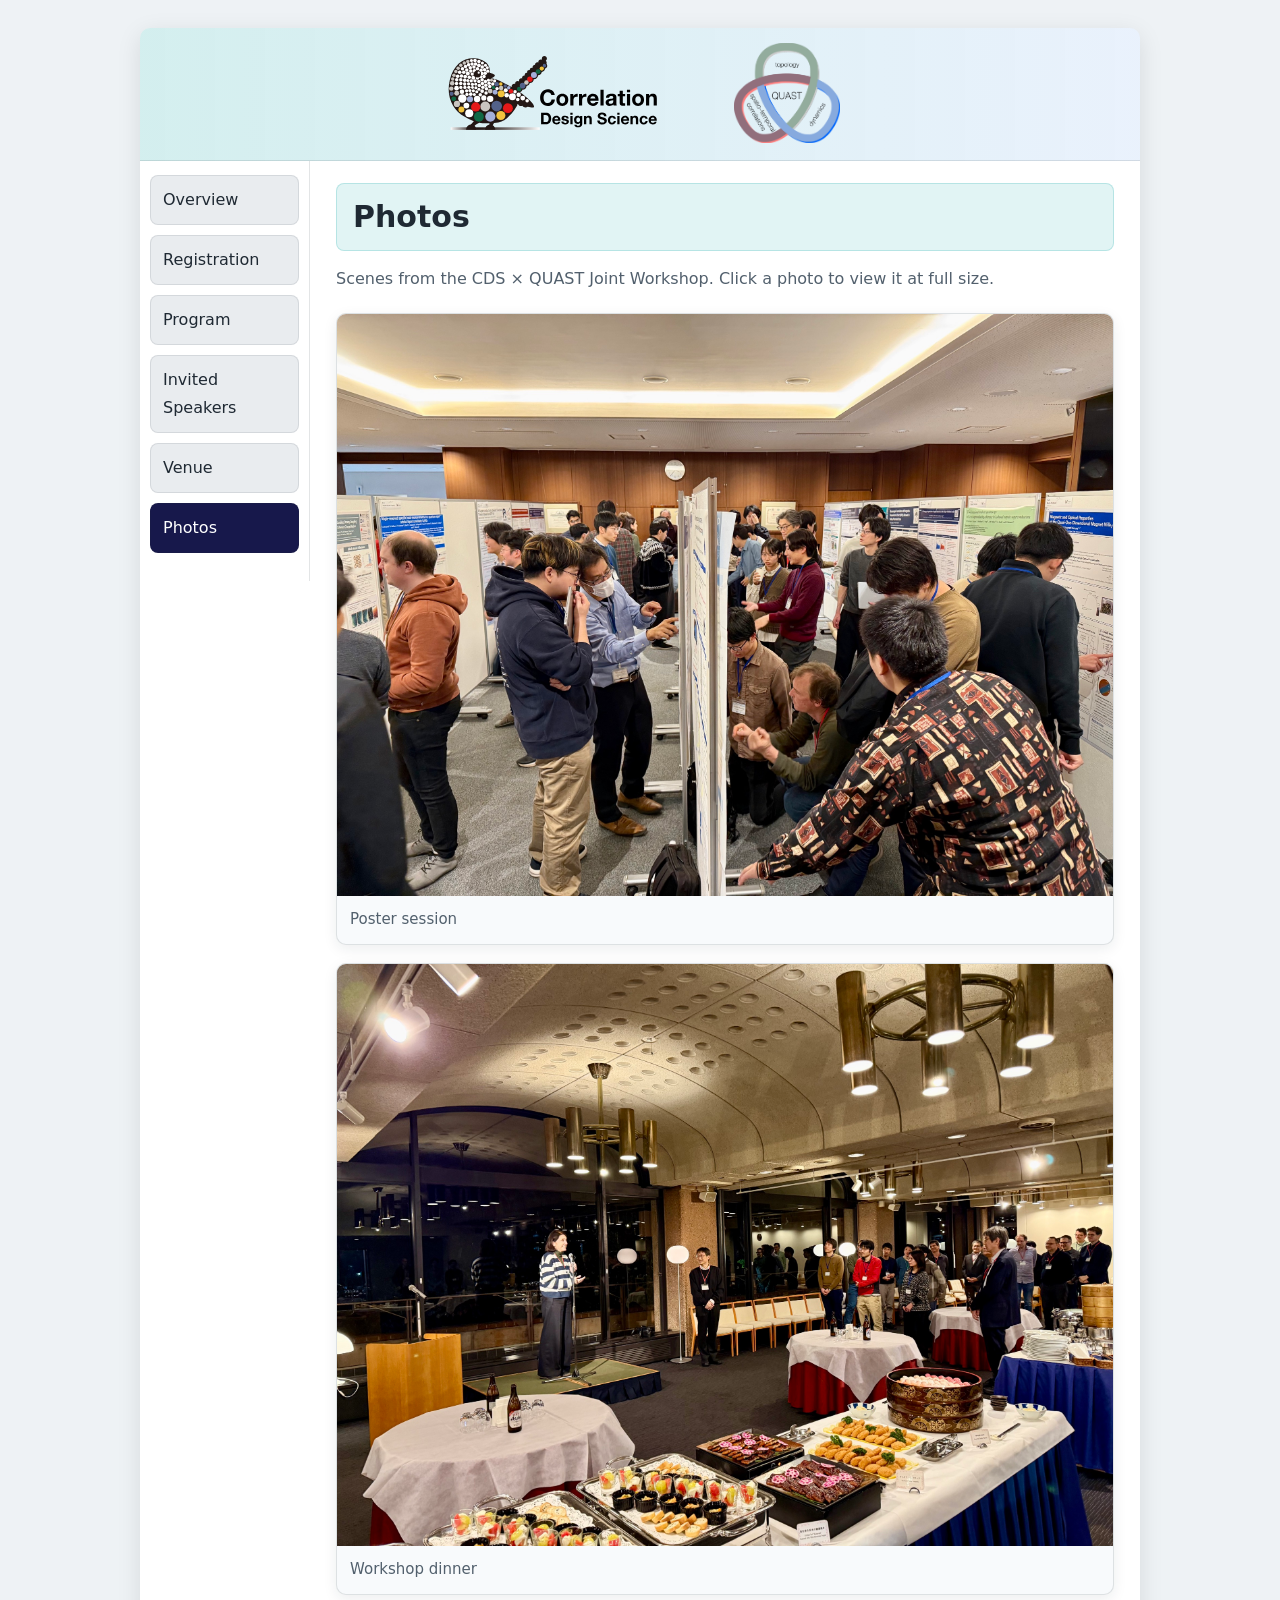
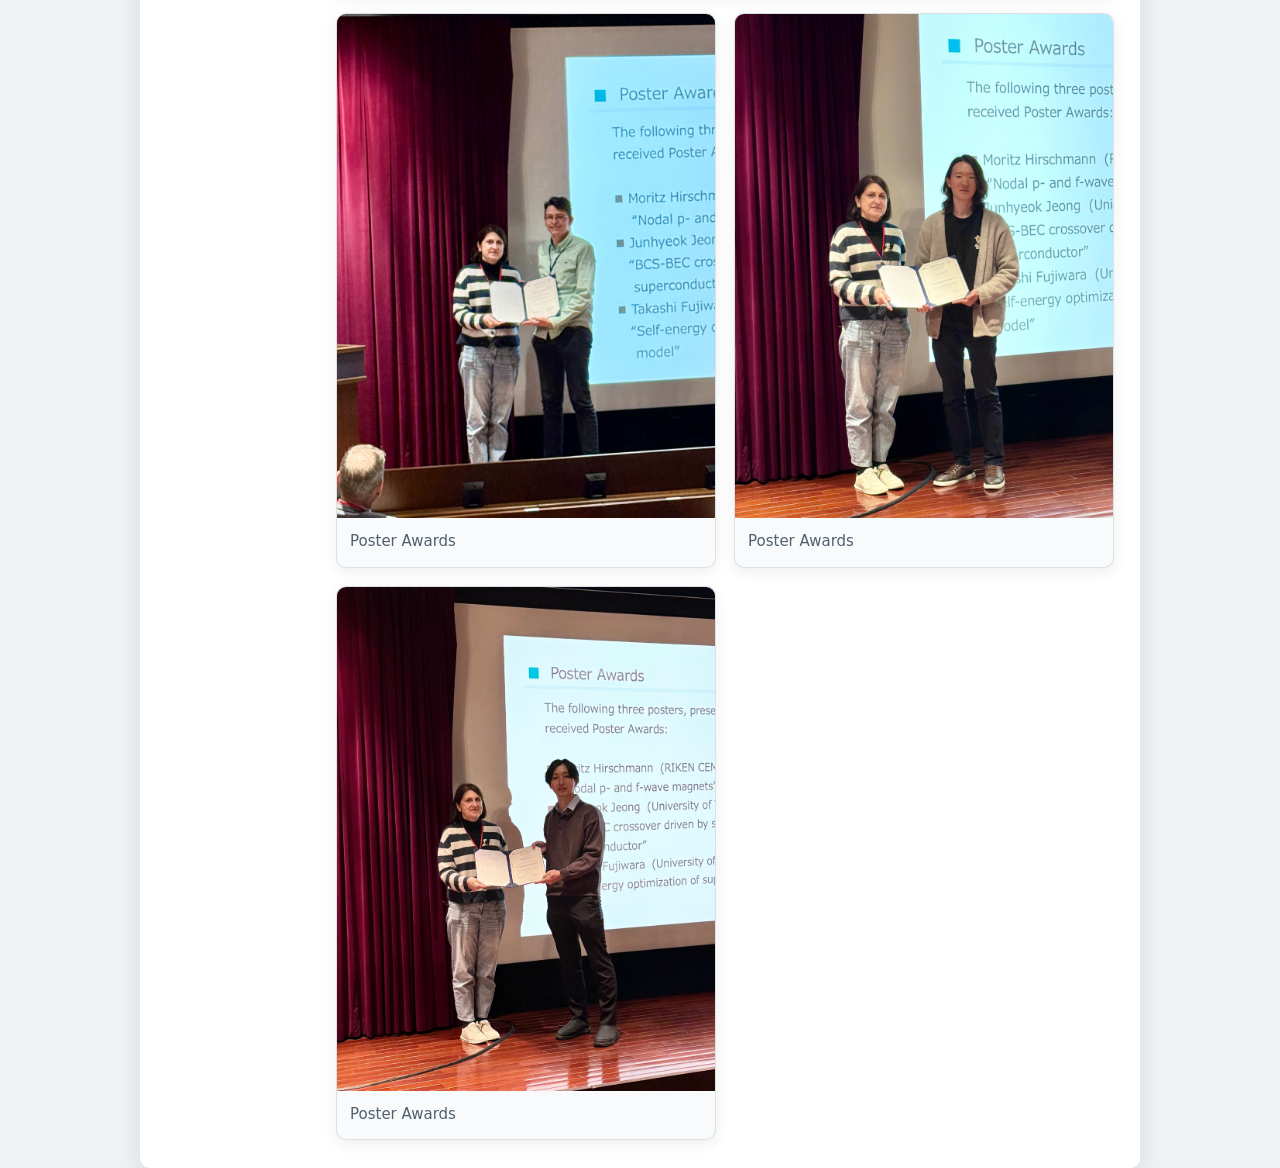
<file: Photos.html>
<!DOCTYPE html PUBLIC "-//W3C//DTD XHTML 1.0 Transitional//EN"
	  "http://www.w3.org/TR/xhtml1/DTD/xhtml1-transitional.dtd">
<html xmlns="http://www.w3.org/1999/xhtml">
<head>
<meta http-equiv="Content-Type" content="text/html; charset=utf-8" />
<title>Photos | Frontiers in Correlated Quantum Matter</title>
<link href="sty2.css" rel="stylesheet" type="text/css" />
</head>

<body>

<div class="container">

<div class="header">
  <img src="cds-logo.svg" class="site-logo logo-left" alt="CDS" />
  <img src="QUAST_logo.png" class="site-logo logo-right" alt="QUAST" />
  <div id="slideshow"></div>
</div><!-- end .header -->

<div class="sidebar1">
  <ul class="nav">
    <li><a href="index.html">Overview</a></li>
    <li><a href="Registration.html">Registration</a></li>
    <li><a href="Program.html">Program</a></li>
    <li><a href="Invited.html">Invited Speakers</a></li>
    <li><a href="Venue.html">Venue</a></li>
    <li><a href="Photos.html" class="active">Photos</a></li>
  </ul>
</div><!-- end .sidebar1 -->

<div class="content">
  <h2>Photos</h2>
  <p class="photo-intro">Scenes from the CDS &times; QUAST Joint Workshop. Click a photo to view it at full size.</p>

  <div class="photo-gallery">
    <figure class="photo-card featured">
      <a href="photos/IMG_9821.jpg"><img src="photos/IMG_9821.jpg" alt="Participants discussing research during the poster session" /></a>
      <figcaption>Poster session</figcaption>
    </figure>

    <figure class="photo-card featured">
      <a href="photos/IMG_9837.jpg"><img src="photos/IMG_9837.jpg" alt="Workshop dinner gathering" /></a>
      <figcaption>Workshop dinner</figcaption>
    </figure>

    <figure class="photo-card">
      <a href="photos/IMG_9857.jpg"><img src="photos/IMG_9857.jpg" alt="Poster Award presentation" /></a>
      <figcaption>Poster Awards</figcaption>
    </figure>

    <figure class="photo-card">
      <a href="photos/IMG_9860.jpg"><img src="photos/IMG_9860.jpg" alt="Poster Award presentation" /></a>
      <figcaption>Poster Awards</figcaption>
    </figure>

    <figure class="photo-card">
      <a href="photos/IMG_9863.jpg"><img src="photos/IMG_9863.jpg" alt="Poster Award presentation" /></a>
      <figcaption>Poster Awards</figcaption>
    </figure>
  </div>
</div><!-- end .content -->

<?php include 'footer.html'; ?>

</div><!-- end .container -->

</body>
</html>
</file>
<file: sty2.css>
@charset "utf-8";

/* =========================================================
   Modernized theme for the existing XHTML layout
   - Keep HTML unchanged
   - Lighter background, card container, softer sidebar
   - Better typography & spacing
   ========================================================= */

/* ----- Base / Variables ----- */
:root{
  --bg: #eef2f5;
  --card: #ffffff;
  --text: #1f2933;
  --muted: #52606d;

  --accent: #0ea5a4;         /* teal accent (safe + modern) */
  --accent-2: #2c7be5;       /* optional blue */
  --border: rgba(31,41,51,0.12);

  --sidebar: #f1f3f5;
  --nav-bg: #e9ecef;
  --nav-hover: #17184b;

  --radius: 10px;
  --shadow: 0 6px 24px rgba(0,0,0,0.10);
}

/* ----- Page ----- */
html, body{
  height: 100%;
}

body{
  font: 16px/1.75 "Hiragino Kaku Gothic Pro", "Yu Gothic", Meiryo, Osaka, Roboto, system-ui, -apple-system, "Segoe UI", sans-serif;
  background: var(--bg);
  margin: 0;
  padding: 0;
  color: var(--text);
}

/* Remove default list spacing quirks */
ul, ol, dl{
  padding: 0;
  margin: 0;
}

a img{
  border: none;
}

/* Links */
a:link{
  color: var(--accent-2);
  text-decoration: none;
}
a:visited{
  color: #476fbe;
  text-decoration: none;
}
a:hover, a:active, a:focus{
  text-decoration: underline;
  outline: none;
}

/* Headings / paragraphs spacing (existing HTML uses h2 + h3 heavily) */
h1, h2, h4, h5, h6, p{
  margin-top: 0;
  padding-right: 0;
  padding-left: 0;
}
h3{
  margin-top: 26px;
  margin-bottom: 10px;
  padding-right: 0;
  padding-left: 0;
}

/* ----- Container as a centered “card” ----- */
.container{
  width: 1000px;          /* keeps your current layout */
  max-width: calc(100% - 32px);
  background: var(--card);
  margin: 28px auto;
  overflow: hidden;
  border-radius: var(--radius);
  box-shadow: var(--shadow);
}

/* ----- Header ----- */
/* ===== Header base ===== */
.header{
  position: relative;
  min-height: unset; /* ロゴが確実に収まる高さ */
  padding: 14px 20px 18px 20px;
  background: linear-gradient(90deg,
    rgba(14,165,164,0.18),
    rgba(44,123,229,0.10)
  );
  border-bottom: 1px solid rgba(31,41,51,0.12);
}

/* ===== Common logo style ===== */
.site-logo{
  position: absolute;
  top: 15px;
  height: 90px;      /* 基本サイズ */
  width: auto;
  z-index: 50;       /* slideshow より前面 */
}

/* 左上（JPEG） */
.logo-left{
    top: 25px;
    height: 80px;
    left: 300px;
}

/* 右上（PNG） */
.logo-right{
    top: 15px;
    height: 100px;
    right: 300px;
}

.event-date{
  text-align: right;
  font-size: 18px;
  color: #334155;
  margin-top: 12px;
}

/* ===== Slideshow stays below logos ===== */
#slideshow{
  position: relative;
  z-index: 1;
  margin-top: 10px;
}

/* ===== Responsive (optional) ===== */
@media (max-width: 768px){
  .site-logo{
    height: 52px;
    top: 10px;
  }
}

/* ----- Layout columns ----- */
.sidebar1{
  float: left;
  width: 170px;
  background: transparent;
  overflow: hidden;
  height: auto;                /* IMPORTANT: remove fixed height */
  padding: 14px 10px 18px 10px;
  border-right: 1px solid var(--border);
}

.content{
  float: left;
  width: calc(100% - 170px);
  padding: 22px 26px 28px 26px;
  background: var(--card);
  box-sizing: border-box;
}

/* Old helper class in your HTML */
.maintxt{
  margin-top: 0;
  padding-right: 0;
  padding-left: 0;
  color: var(--text);
}
.maintxt p{
  color: var(--text);
}

/* Content lists */
.content ul, .content ol{
  padding: 0 0 0 22px;
  margin: 8px 0 18px 0;
}
.content li{
  margin: 6px 0;
}

/* ----- Title area styling ----- */
.content h2{
  font-size: 30px;
  line-height: 1.25;
  margin: 0 0 14px 0;
  padding: 14px 16px;
  border-radius: 8px;
  background: rgba(14,165,164,0.12);
  border: 1px solid rgba(14,165,164,0.20);
}

.content h3{
  font-size: 20px;
  margin-top: 22px;
  padding: 0 0 8px 0;
  border-bottom: 2px solid rgba(31,41,51,0.10);
}

/* Red notice line in your HTML uses <font color="red">... */
.content font[color="red"]{
  color: #b91c1c !important;
  font-weight: 700;
}

/* ----- Navigation ----- */
ul.nav{
  list-style: none;
  margin: 0;
  padding: 0;
}

ul.nav li{
  border: none;
  margin: 0 0 10px 0;
}

/* Button-like nav links */
ul.nav a, ul.nav a:visited{
  display: block;
  width: auto;
  text-decoration: none;
  background: var(--nav-bg);
  color: var(--text);
  padding: 10px 12px;
  border-radius: 8px;
  border: 1px solid rgba(31,41,51,0.10);
  transition: transform 0.12s ease, background 0.15s ease, color 0.15s ease, box-shadow 0.15s ease;
}

ul.nav a:hover, ul.nav a:active, ul.nav a:focus{
  background: var(--nav-hover);
  color: #fff;
  text-decoration: none;
  box-shadow: 0 6px 16px rgba(23,24,75,0.18);
  transform: translateY(-1px);
}

ul.nav a.active, ul.nav a.active:visited{
  background: var(--nav-hover);
  color: #fff;
}

/* ----- Photo gallery ----- */
.photo-intro{
  color: var(--muted);
  margin-bottom: 20px;
}

.photo-gallery{
  display: grid;
  grid-template-columns: repeat(2, minmax(0, 1fr));
  gap: 18px;
}

.photo-card{
  margin: 0;
  overflow: hidden;
  background: #f8fafc;
  border: 1px solid var(--border);
  border-radius: 10px;
  box-shadow: 0 4px 14px rgba(31,41,51,0.08);
}

.photo-card.featured{
  grid-column: 1 / -1;
}

.photo-card a{
  display: block;
  background: #e5e7eb;
}

.photo-card img{
  display: block;
  width: 100%;
  height: auto;
}

.photo-card figcaption{
  padding: 10px 13px 12px;
  color: var(--muted);
  font-size: 15px;
}

/* ----- Footer ----- */
.footer{
  padding: 14px 26px;
  background: #f3f5f7;
  position: relative;
  clear: both;
  border-top: 1px solid var(--border);
  color: var(--muted);
  font-size: 14px;
}

/* Float helpers (keep) */
.fltrt{ float: right; margin-left: 8px; }
.fltlft{ float: left; margin-right: 8px; }
.clearfloat{ clear: both; height: 0; font-size: 1px; line-height: 0; }

/* ----- Slideshow (keep your JS behavior) ----- */
/* Your HTML shows slideshow images are 1000px wide; make it responsive */
#slideshow{
  position: relative;
  width: 100%;
  height: 100px;
  margin: 0;
}

#slideshow div{
  position: absolute;
  top: 0;
  left: 0;
  z-index: 8;
  opacity: 0.0;
  margin: 0;
  background-color: transparent;
  height: 100px;
}

#slideshow div.active{
  z-index: 10;
  opacity: 1.0;
}

#slideshow div.last-active{
  z-index: 9;
}

#slideshow div img{
  width: 100%;
  height: 300px;
  display: block;
  border: 0;
  margin: 0;
  object-fit: cover;
  border-top-left-radius: var(--radius);
  border-top-right-radius: var(--radius);
}

/* ----- Responsive tweak ----- */
@media (max-width: 820px){
  .container{
    width: auto;
    margin: 14px auto;
    border-radius: 12px;
  }
  .sidebar1{
    float: none;
    width: auto;
    border-right: none;
    border-bottom: 1px solid var(--border);
  }
  .content{
    float: none;
    width: auto;
    padding: 18px 18px 22px 18px;
  }
  #slideshow, #slideshow div, #slideshow div img{
    height: 220px;
  }
}

@media (max-width: 620px){
  .photo-gallery{
    grid-template-columns: 1fr;
  }
  .photo-card.featured{
    grid-column: auto;
  }
}

/* ----- Print (optional but helpful for programs) ----- */
@media print{
  body{ background: #fff; }
  .container{ box-shadow: none; margin: 0; border-radius: 0; }
  .sidebar1{ display: none; }
  .content{ width: 100%; float: none; }
  #slideshow{ display: none; }
}
/* ---- FIX: float drop & huge blank space in sidebar ---- */
*, *::before, *::after { box-sizing: border-box; }

/* sidebar width includes padding now */
.sidebar1{
  width: 170px;           /* このままでOK */
  padding: 14px 10px 18px 10px;
}

/* content really becomes "100% - sidebar" */
.content{
  width: calc(100% - 170px);
}

/* remove the artificial vertical spacer <p>　</p> in sidebar */
.sidebar1 p{
  margin: 0;
  padding: 0;
  line-height: 0;
  height: 0;
}
</file>
